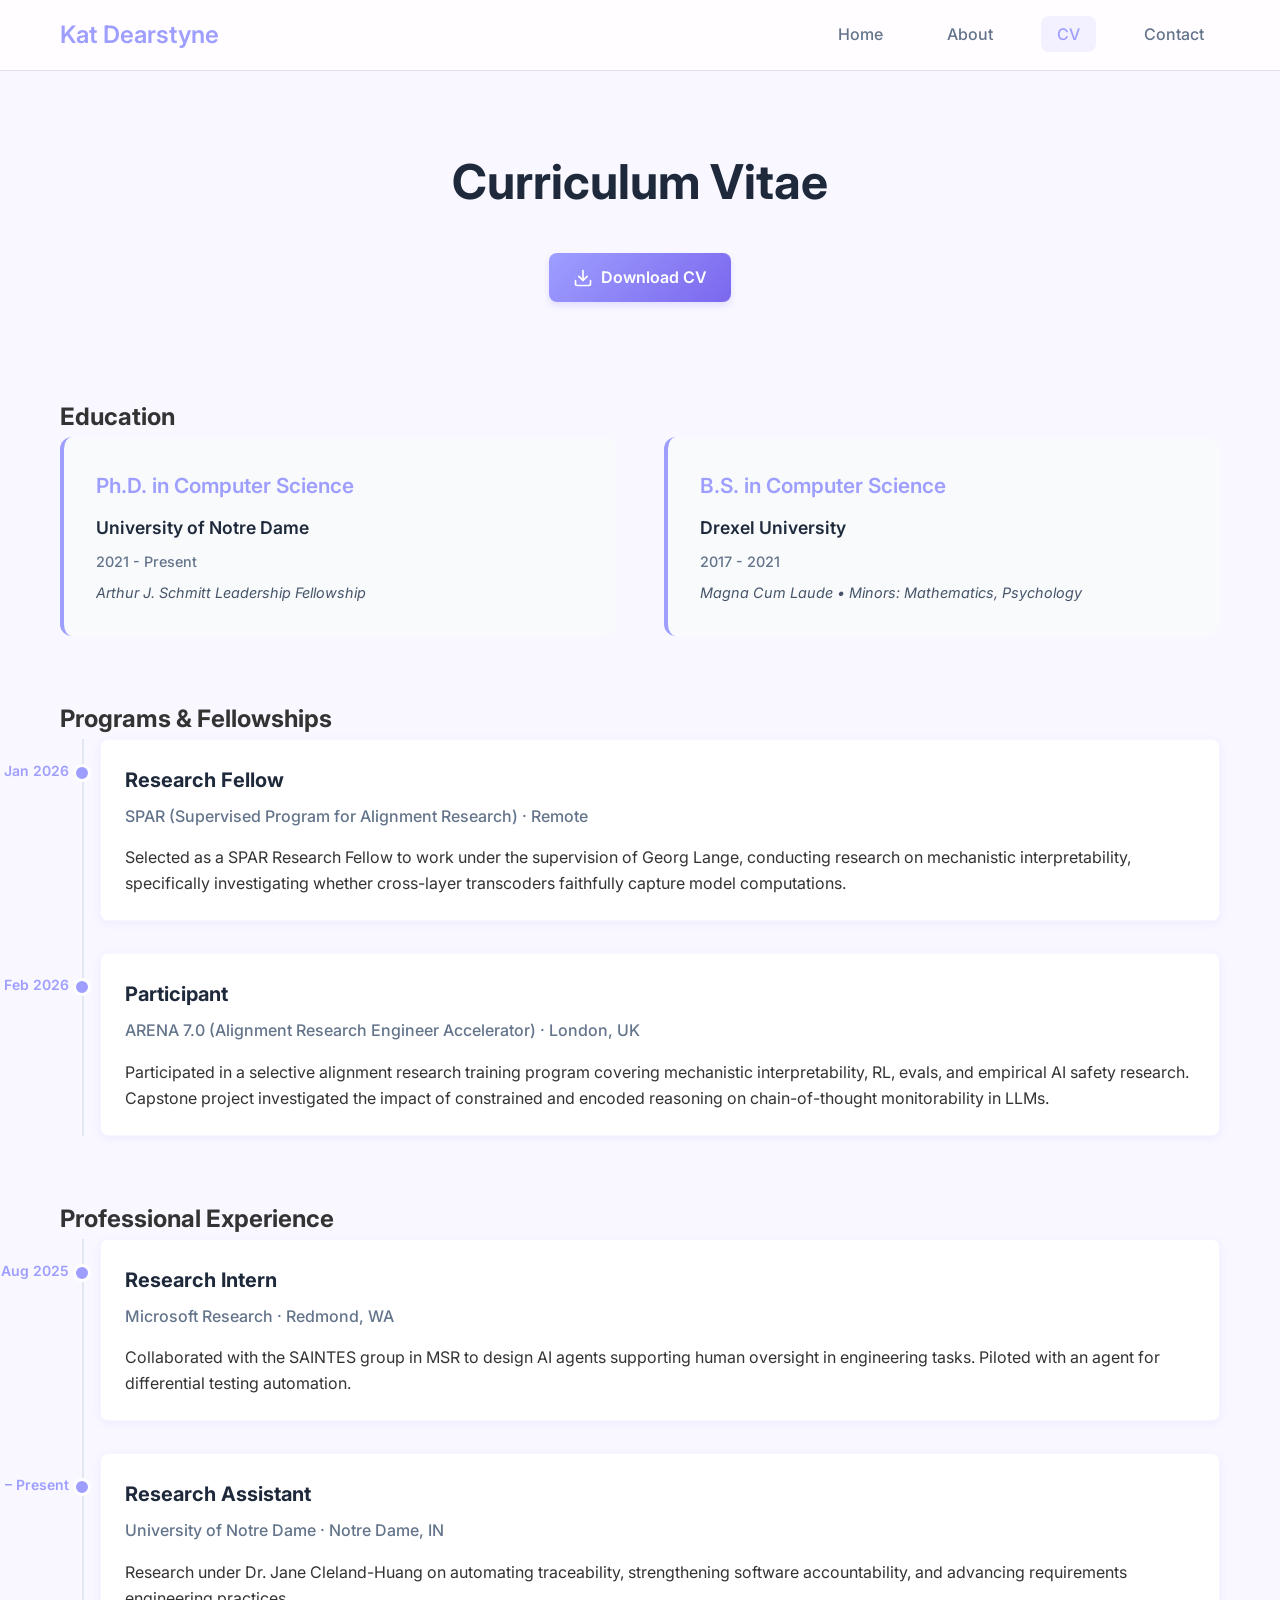
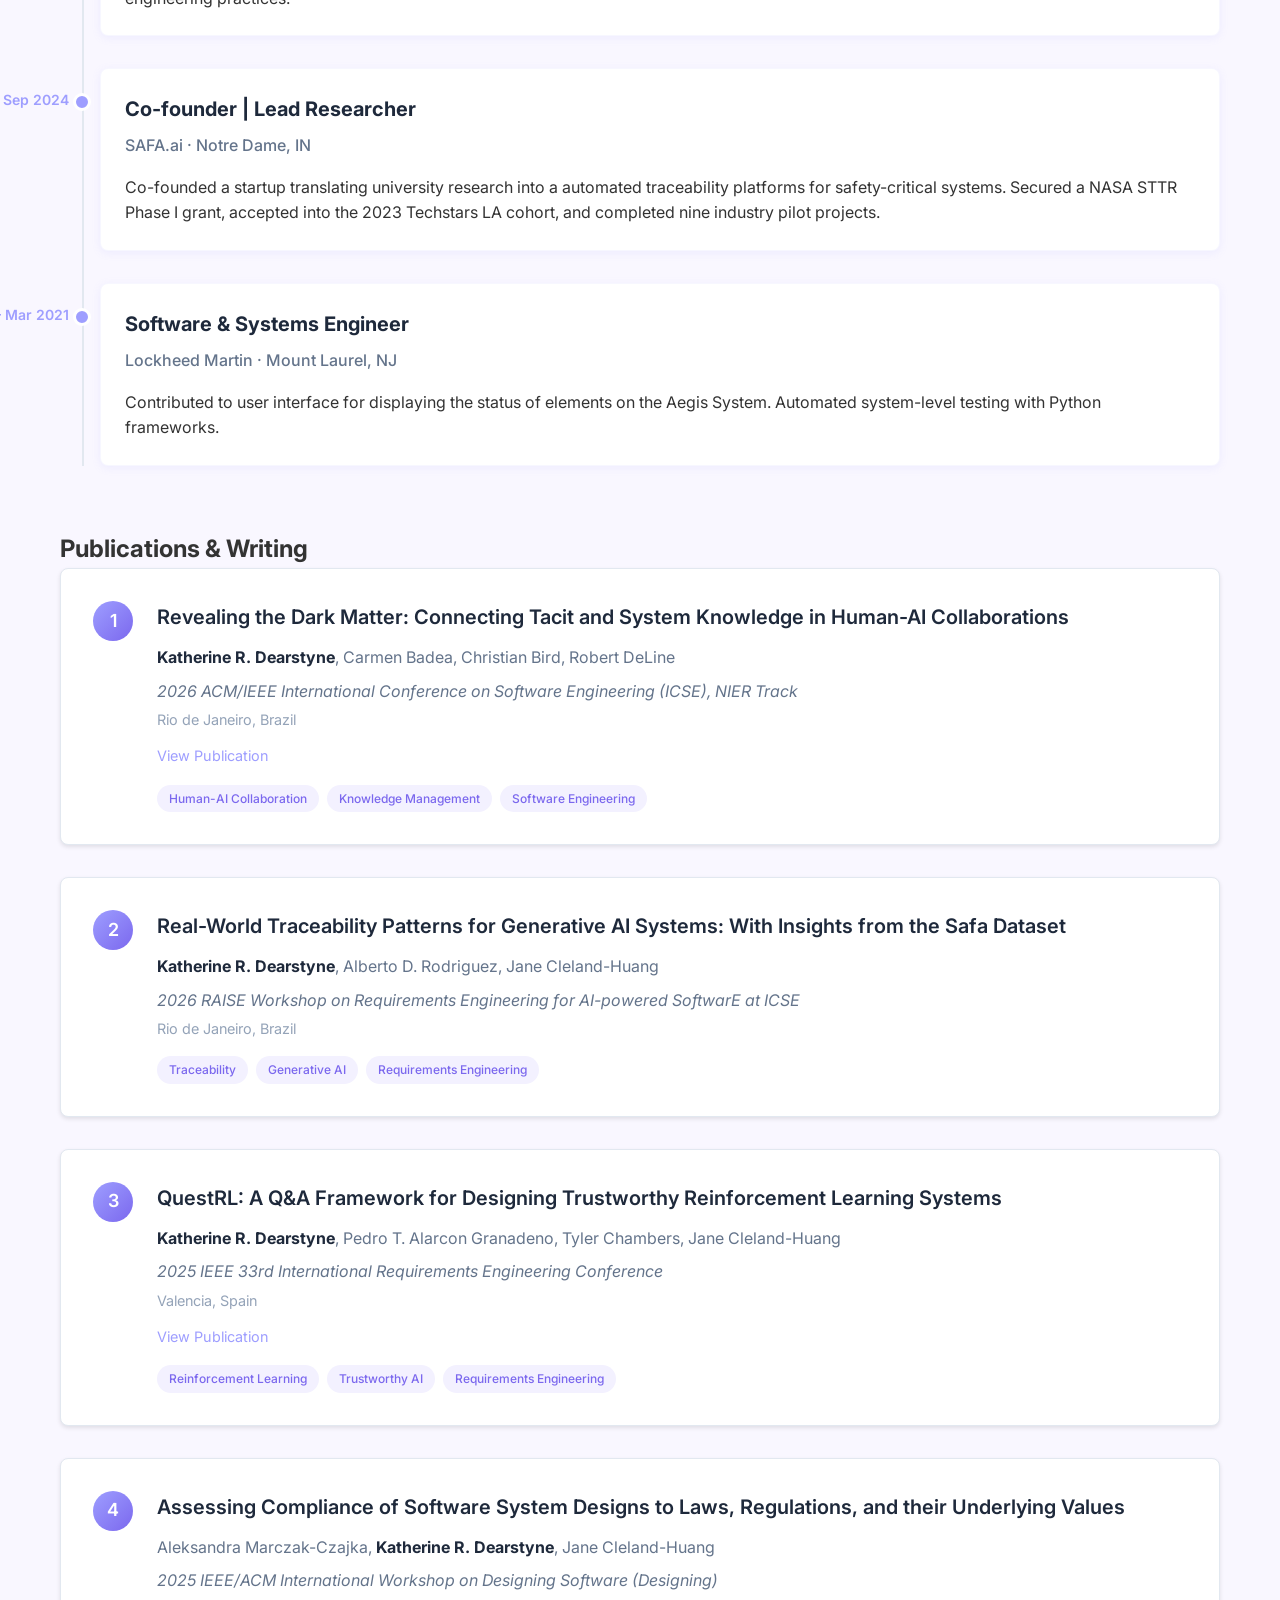
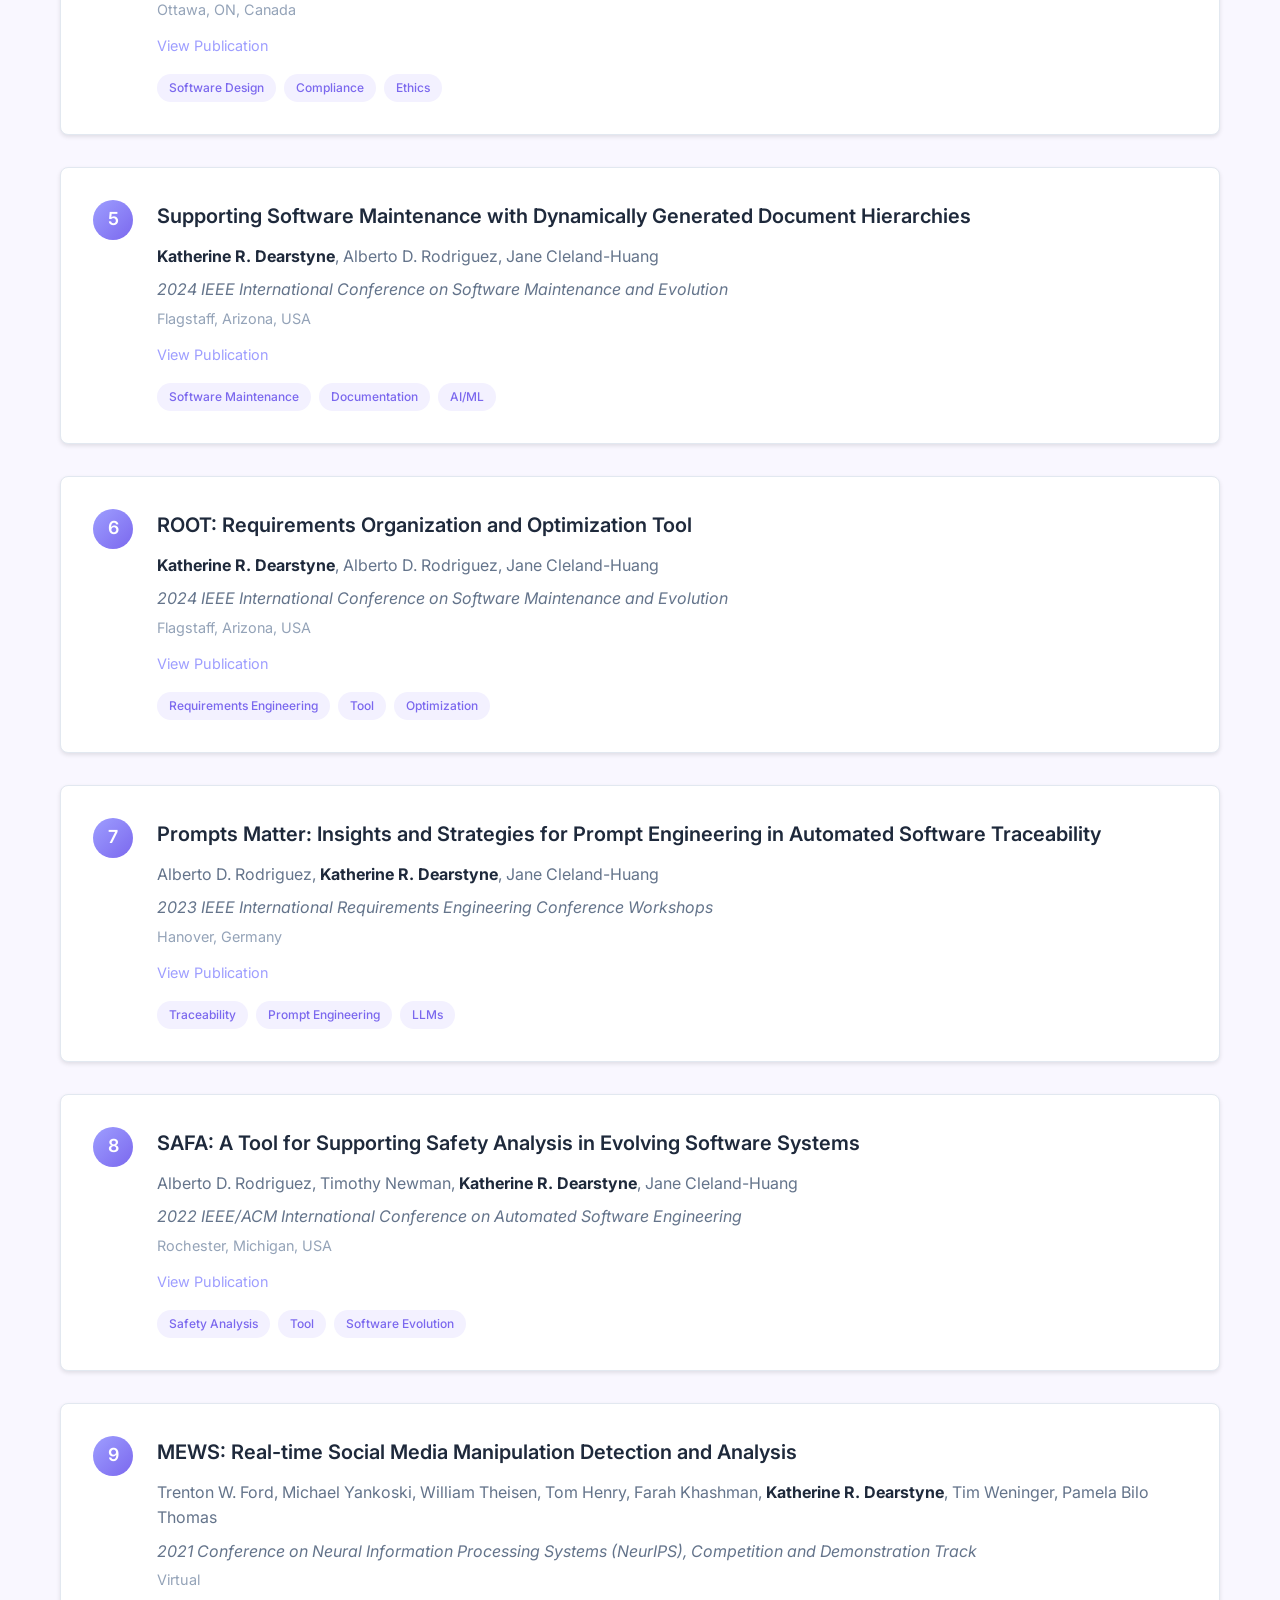
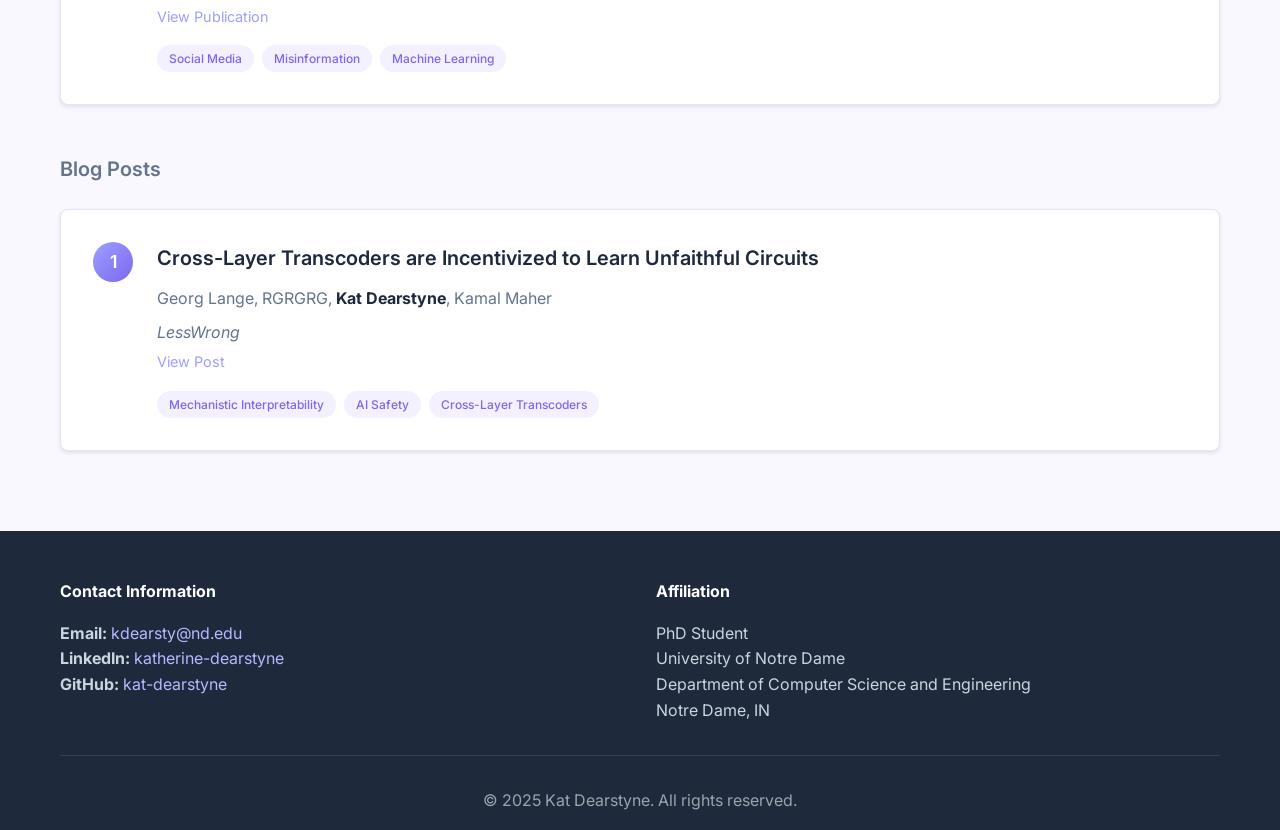
<file: cv-research.html>
<!DOCTYPE html>
<html lang="en">
<head>
    <meta charset="UTF-8">
    <meta name="viewport" content="width=device-width, initial-scale=1.0">
    <title>CV & Research - Kat Dearstyne</title>
    <link rel="stylesheet" href="css/style.css">
    <link rel="preconnect" href="https://fonts.googleapis.com">
    <link rel="preconnect" href="https://fonts.gstatic.com" crossorigin>
    <link href="https://fonts.googleapis.com/css2?family=Inter:wght@300;400;500;600;700&display=swap" rel="stylesheet">
</head>
<body>
    <header class="header">
        <nav class="nav">
            <div class="nav-container">
                <a href="index.html" class="nav-logo">Kat Dearstyne</a>
                <ul class="nav-menu">
                    <li class="nav-item">
                        <a href="index.html" class="nav-link">Home</a>
                    </li>
                    <li class="nav-item">
                        <a href="about.html" class="nav-link">About</a>
                    </li>
                    <li class="nav-item">
                        <a href="cv-research.html" class="nav-link active">CV</a>
                    </li>
                    <li class="nav-item">
                        <a href="contact.html" class="nav-link">Contact</a>
                    </li>
                </ul>
                <div class="hamburger">
                    <span class="bar"></span>
                    <span class="bar"></span>
                    <span class="bar"></span>
                </div>
            </div>
        </nav>
    </header>

    <main class="main-content">
        <div class="container">
            <div class="page-header">
                <h1>Curriculum Vitae</h1>
                
                <div class="cv-download">
                    <a href="docs/cv.html" target="_blank" class="cv-download-btn">
                        <svg width="20" height="20" viewBox="0 0 24 24" fill="none" stroke="currentColor" stroke-width="2" stroke-linecap="round" stroke-linejoin="round">
                            <path d="M21 15v4a2 2 0 0 1-2 2H5a2 2 0 0 1-2-2v-4"></path>
                            <polyline points="7,10 12,15 17,10"></polyline>
                            <line x1="12" y1="15" x2="12" y2="3"></line>
                        </svg>
                        Download CV
                    </a>
                </div>
            </div>

            <section class="education-section">
                <h2>Education</h2>
                <div class="education-grid">
                    <div class="education-item-large">
                        <h3>Ph.D. in Computer Science</h3>
                        <p class="institution">University of Notre Dame</p>
                        <p class="date">2021 - Present</p>
                        <p class="detail">Arthur J. Schmitt Leadership Fellowship</p>
                    </div>
                    <div class="education-item-large">
                        <h3>B.S. in Computer Science</h3>
                        <p class="institution">Drexel University</p>
                        <p class="date">2017 - 2021</p>
                        <p class="detail">Magna Cum Laude • Minors: Mathematics, Psychology</p>
                    </div>
                </div>
            </section>

            <section class="experience-section">
    <h2>Programs & Fellowships</h2>
    <div class="experience-timeline">
        <div class="experience-item">
            <div class="exp-date">Sep 2025 – Jan 2026</div>
            <div class="exp-content">
                <h3>Research Fellow</h3>
                <h4>SPAR (Supervised Program for Alignment Research) · Remote</h4>
                <p>Selected as a SPAR Research Fellow to work under the supervision of Georg Lange, conducting research on mechanistic interpretability, specifically investigating whether cross-layer transcoders faithfully capture model computations.</p>
            </div>
        </div>

        <div class="experience-item">
            <div class="exp-date">Jan 2026 – Feb 2026</div>
            <div class="exp-content">
                <h3>Participant</h3>
                <h4>ARENA 7.0 (Alignment Research Engineer Accelerator) · London, UK</h4>
                <p>Participated in a selective alignment research training program covering mechanistic interpretability, RL, evals, and empirical AI safety research. Capstone project investigated the impact of constrained and encoded reasoning on chain-of-thought monitorability in LLMs.</p>
            </div>
        </div>
    </div>
</section>

<section class="experience-section">
    <h2>Professional Experience</h2>
    <div class="experience-timeline">
        <div class="experience-item">
            <div class="exp-date">May 2025 – Aug 2025</div>
            <div class="exp-content">
                <h3>Research Intern</h3>
                <h4>Microsoft Research · Redmond, WA</h4>
                <p>Collaborated with the SAINTES group in MSR to design AI agents supporting human oversight in engineering tasks. Piloted with an agent for differential testing automation.</p>
            </div>
        </div>

        <div class="experience-item">
            <div class="exp-date">Aug 2021 – Present</div>
            <div class="exp-content">
                <h3>Research Assistant</h3>
                <h4>University of Notre Dame · Notre Dame, IN</h4>
                <p>Research under Dr. Jane Cleland-Huang on automating traceability, strengthening software accountability, and advancing requirements engineering practices.</p>
            </div>
        </div>

        <div class="experience-item">
            <div class="exp-date">Apr 2022 – Sep 2024</div>
            <div class="exp-content">
                <h3>Co-founder | Lead Researcher</h3>
                <h4>SAFA.ai · Notre Dame, IN</h4>
                <p>Co-founded a startup translating university research into a automated traceability platforms for safety-critical systems. Secured a NASA STTR Phase I grant, accepted into the 2023 Techstars LA cohort, and completed nine industry pilot projects.</p>
            </div>
        </div>

        <div class="experience-item">
            <div class="exp-date">Apr 2019 – Mar 2021</div>
            <div class="exp-content">
                <h3>Software & Systems Engineer</h3>
                <h4>Lockheed Martin · Mount Laurel, NJ</h4>
                <p>Contributed to user interface for displaying the status of elements on the Aegis System. Automated system-level testing with Python frameworks.</p>
            </div>
        </div>
    </div>
</section>


            <section id="publications" class="publications-section">
                <h2>Publications & Writing</h2>
                <div class="publications-list">
                    <div class="publication-item">
                        <span class="pub-number">1</span>
                        <div class="pub-content">
                            <h3 class="pub-title"><a href="https://cabird.com/pdfs/dearstyne2026revealing.pdf" target="_blank" class="pub-title-link">Revealing the Dark Matter: Connecting Tacit and System Knowledge in Human-AI Collaborations</a></h3>
                            <p class="pub-authors"><strong>Katherine R. Dearstyne</strong>, Carmen Badea, Christian Bird, Robert DeLine</p>
                            <p class="pub-venue">2026 ACM/IEEE International Conference on Software Engineering (ICSE), NIER Track</p>
                            <p class="pub-location">Rio de Janeiro, Brazil</p>
                            <a href="https://cabird.com/pdfs/dearstyne2026revealing.pdf" target="_blank" class="pub-link">View Publication</a>
                            <div class="pub-tags">
                                <span class="tag">Human-AI Collaboration</span>
                                <span class="tag">Knowledge Management</span>
                                <span class="tag">Software Engineering</span>
                            </div>
                        </div>
                    </div>

                    <div class="publication-item">
                        <span class="pub-number">2</span>
                        <div class="pub-content">
                            <h3 class="pub-title">Real-World Traceability Patterns for Generative AI Systems: With Insights from the Safa Dataset</h3>
                            <p class="pub-authors"><strong>Katherine R. Dearstyne</strong>, Alberto D. Rodriguez, Jane Cleland-Huang</p>
                            <p class="pub-venue">2026 RAISE Workshop on Requirements Engineering for AI-powered SoftwarE at ICSE</p>
                            <p class="pub-location">Rio de Janeiro, Brazil</p>
                            <div class="pub-tags">
                                <span class="tag">Traceability</span>
                                <span class="tag">Generative AI</span>
                                <span class="tag">Requirements Engineering</span>
                            </div>
                        </div>
                    </div>

                    <div class="publication-item">
                        <span class="pub-number">3</span>
                        <div class="pub-content">
                            <h3 class="pub-title"><a href="https://ieeexplore.ieee.org/abstract/document/11190358" target="_blank" class="pub-title-link">QuestRL: A Q&A Framework for Designing Trustworthy Reinforcement Learning Systems</a></h3>
                            <p class="pub-authors"><strong>Katherine R. Dearstyne</strong>, Pedro T. Alarcon Granadeno, Tyler Chambers, Jane Cleland-Huang</p>
                            <p class="pub-venue">2025 IEEE 33rd International Requirements Engineering Conference</p>
                            <p class="pub-location">Valencia, Spain</p>
                            <a href="https://ieeexplore.ieee.org/abstract/document/11190358" target="_blank" class="pub-link">View Publication</a>
                            <div class="pub-tags">
                                <span class="tag">Reinforcement Learning</span>
                                <span class="tag">Trustworthy AI</span>
                                <span class="tag">Requirements Engineering</span>
                            </div>
                        </div>
                    </div>

                    <div class="publication-item">
                        <span class="pub-number">4</span>
                        <div class="pub-content">
                            <h3 class="pub-title"><a href="https://ieeexplore.ieee.org/document/11029552" target="_blank" class="pub-title-link">Assessing Compliance of Software System Designs to Laws, Regulations, and their Underlying Values</a></h3>
                            <p class="pub-authors">Aleksandra Marczak-Czajka, <strong>Katherine R. Dearstyne</strong>, Jane Cleland-Huang</p>
                            <p class="pub-venue">2025 IEEE/ACM International Workshop on Designing Software (Designing)</p>
                            <p class="pub-location">Ottawa, ON, Canada</p>
                            <a href="https://ieeexplore.ieee.org/document/11029552" class="pub-link" target="_blank">View Publication</a>
                            <div class="pub-tags">
                                <span class="tag">Software Design</span>
                                <span class="tag">Compliance</span>
                                <span class="tag">Ethics</span>
                            </div>
                        </div>
                    </div>

                    <div class="publication-item">
                        <span class="pub-number">5</span>
                        <div class="pub-content">
                            <h3 class="pub-title"><a href="https://ieeexplore.ieee.org/abstract/document/10795041" target="_blank" class="pub-title-link">Supporting Software Maintenance with Dynamically Generated Document Hierarchies</a></h3>
                            <p class="pub-authors"><strong>Katherine R. Dearstyne</strong>, Alberto D. Rodriguez, Jane Cleland-Huang</p>
                            <p class="pub-venue">2024 IEEE International Conference on Software Maintenance and Evolution</p>
                            <p class="pub-location">Flagstaff, Arizona, USA</p>
                            <a href="https://ieeexplore.ieee.org/abstract/document/10795041" class="pub-link" target="_blank">View Publication</a>
                            <div class="pub-tags">
                                <span class="tag">Software Maintenance</span>
                                <span class="tag">Documentation</span>
                                <span class="tag">AI/ML</span>
                            </div>
                        </div>
                    </div>

                    <div class="publication-item">
                        <span class="pub-number">6</span>
                        <div class="pub-content">
                            <h3 class="pub-title"><a href="https://ieeexplore.ieee.org/abstract/document/10795032" target="_blank" class="pub-title-link">ROOT: Requirements Organization and Optimization Tool</a></h3>
                            <p class="pub-authors"><strong>Katherine R. Dearstyne</strong>, Alberto D. Rodriguez, Jane Cleland-Huang</p>
                            <p class="pub-venue">2024 IEEE International Conference on Software Maintenance and Evolution</p>
                            <p class="pub-location">Flagstaff, Arizona, USA</p>
                            <a href="https://ieeexplore.ieee.org/abstract/document/10795032" class="pub-link" target="_blank">View Publication</a>
                            <div class="pub-tags">
                                <span class="tag">Requirements Engineering</span>
                                <span class="tag">Tool</span>
                                <span class="tag">Optimization</span>
                            </div>
                        </div>
                    </div>

                    <div class="publication-item">
                        <span class="pub-number">7</span>
                        <div class="pub-content">
                            <h3 class="pub-title"><a href="https://ieeexplore.ieee.org/abstract/document/10260721" target="_blank" class="pub-title-link">Prompts Matter: Insights and Strategies for Prompt Engineering in Automated Software Traceability</a></h3>
                            <p class="pub-authors">Alberto D. Rodriguez, <strong>Katherine R. Dearstyne</strong>, Jane Cleland-Huang</p>
                            <p class="pub-venue">2023 IEEE International Requirements Engineering Conference Workshops</p>
                            <p class="pub-location">Hanover, Germany</p>
                            <a href="https://ieeexplore.ieee.org/abstract/document/10260721" class="pub-link" target="_blank">View Publication</a>
                            <div class="pub-tags">
                                <span class="tag">Traceability</span>
                                <span class="tag">Prompt Engineering</span>
                                <span class="tag">LLMs</span>
                            </div>
                        </div>
                    </div>

                    <div class="publication-item">
                        <span class="pub-number">8</span>
                        <div class="pub-content">
                            <h3 class="pub-title"><a href="https://dl.acm.org/doi/10.1145/3551349.3559535" target="_blank" class="pub-title-link">SAFA: A Tool for Supporting Safety Analysis in Evolving Software Systems</a></h3>
                            <p class="pub-authors">Alberto D. Rodriguez, Timothy Newman, <strong>Katherine R. Dearstyne</strong>, Jane Cleland-Huang</p>
                            <p class="pub-venue">2022 IEEE/ACM International Conference on Automated Software Engineering</p>
                            <p class="pub-location">Rochester, Michigan, USA</p>
                            <a href="https://dl.acm.org/doi/10.1145/3551349.3559535" class="pub-link" target="_blank">View Publication</a>
                            <div class="pub-tags">
                                <span class="tag">Safety Analysis</span>
                                <span class="tag">Tool</span>
                                <span class="tag">Software Evolution</span>
                            </div>
                        </div>
                    </div>

                    <div class="publication-item">
                        <span class="pub-number">9</span>
                        <div class="pub-content">
                            <h3 class="pub-title"><a href="https://proceedings.mlr.press/v176/ford22a/ford22a.pdf" target="_blank" class="pub-title-link">MEWS: Real-time Social Media Manipulation Detection and Analysis</a></h3>
                            <p class="pub-authors">Trenton W. Ford, Michael Yankoski, William Theisen, Tom Henry, Farah Khashman, <strong>Katherine R. Dearstyne</strong>, Tim Weninger, Pamela Bilo Thomas</p>
                            <p class="pub-venue">2021 Conference on Neural Information Processing Systems (NeurIPS), Competition and Demonstration Track</p>
                            <p class="pub-location">Virtual</p>
                            <a href="https://proceedings.mlr.press/v176/ford22a/ford22a.pdf" class="pub-link" target="_blank">View Publication</a>
                            <div class="pub-tags">
                                <span class="tag">Social Media</span>
                                <span class="tag">Misinformation</span>
                                <span class="tag">Machine Learning</span>
                            </div>
                        </div>
                    </div>
                </div>

                <h3 class="subsection-title">Blog Posts</h3>
                <div class="publications-list">
                    <div class="publication-item">
                        <span class="pub-number">1</span>
                        <div class="pub-content">
                            <h3 class="pub-title"><a href="https://www.lesswrong.com/posts/6CS2NDmoLCFcEJMor/cross-layer-transcoders-are-incentivized-to-learn-unfaithful" target="_blank" class="pub-title-link">Cross-Layer Transcoders are Incentivized to Learn Unfaithful Circuits</a></h3>
                            <p class="pub-authors">Georg Lange, RGRGRG, <strong>Kat Dearstyne</strong>, Kamal Maher</p>
                            <p class="pub-venue">LessWrong</p>
                            <a href="https://www.lesswrong.com/posts/6CS2NDmoLCFcEJMor/cross-layer-transcoders-are-incentivized-to-learn-unfaithful" target="_blank" class="pub-link">View Post</a>
                            <div class="pub-tags">
                                <span class="tag">Mechanistic Interpretability</span>
                                <span class="tag">AI Safety</span>
                                <span class="tag">Cross-Layer Transcoders</span>
                            </div>
                        </div>
                    </div>
                </div>

            </section>

        </div>
    </main>

    <footer id="contact" class="footer">
        <div class="container">
            <div class="footer-content">
                <div class="contact-info">
                    <h4>Contact Information</h4>
                    <p><strong>Email:</strong> <a href="mailto:kdearsty@nd.edu">kdearsty@nd.edu</a></p>
                    <p><strong>LinkedIn:</strong> <a href="https://linkedin.com/in/katherine-dearstyne" target="_blank">katherine-dearstyne</a></p>
                    <p><strong>GitHub:</strong> <a href="https://github.com/kat-dearstyne" target="_blank">kat-dearstyne</a></p>
                </div>
                <div class="affiliation">
                    <h4>Affiliation</h4>
                    <p>PhD Student<br>
                    University of Notre Dame<br>
                    Department of Computer Science and Engineering<br>
                    Notre Dame, IN</p>
                </div>
            </div>
            <div class="footer-bottom">
                <p>&copy; 2025 Kat Dearstyne. All rights reserved.</p>
            </div>
        </div>
    </footer>

    <script src="js/script.js"></script>
</body>
</html>
</file>
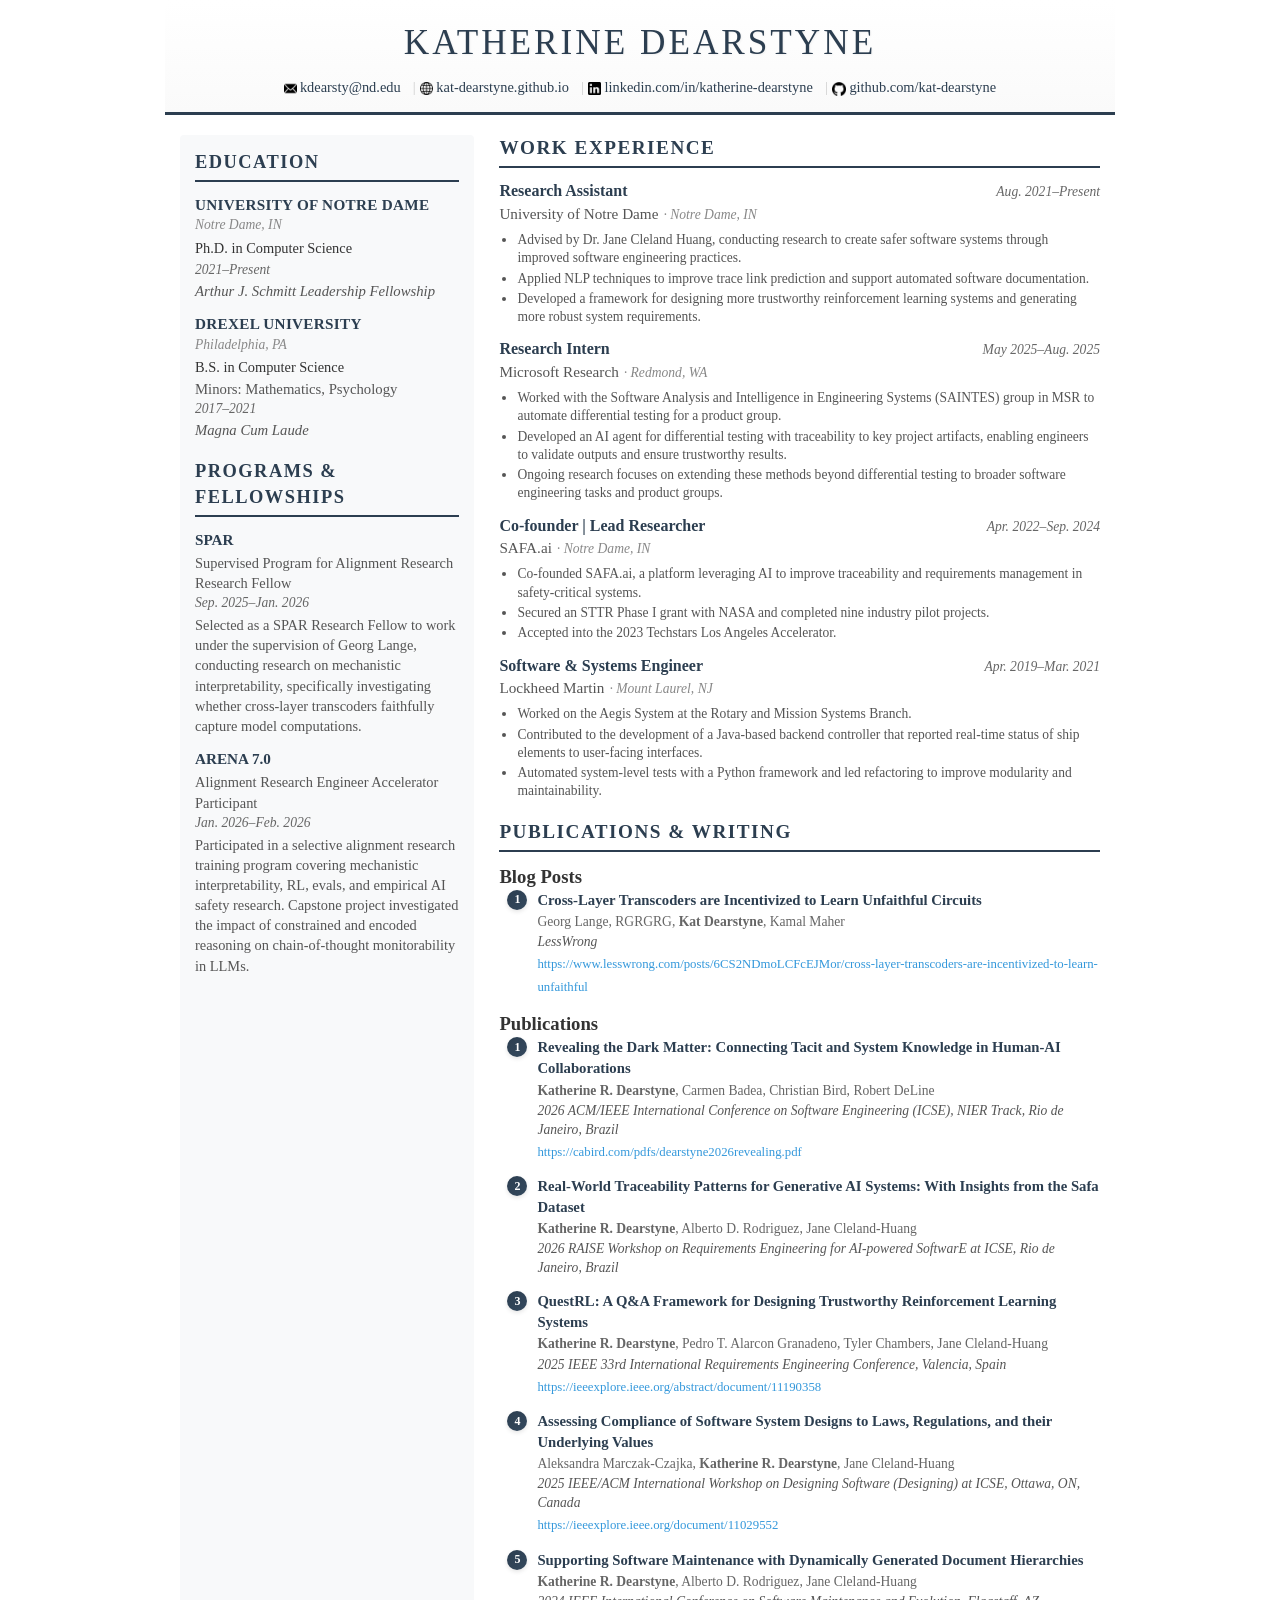
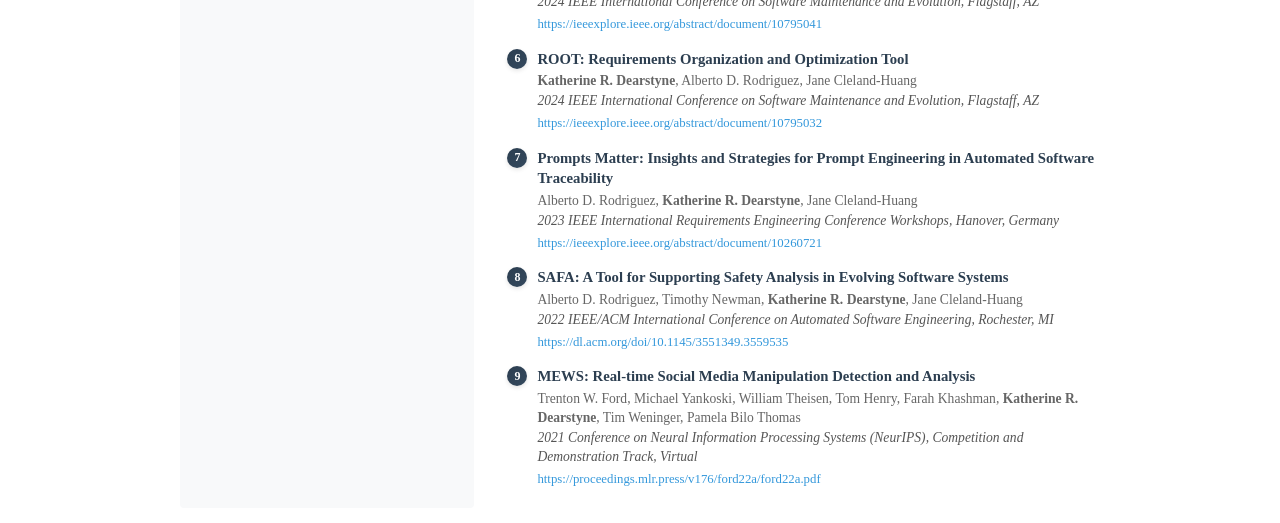
<file: docs/cv.html>
<!DOCTYPE html>
<html lang="en">
<head>
    <meta charset="UTF-8">
    <meta name="viewport" content="width=device-width, initial-scale=1.0">
    <title>Katherine Dearstyne - CV</title>
    <style>
        * {
            margin: 0;
            padding: 0;
            box-sizing: border-box;
        }

        body {
            font-family: 'Georgia', 'Times New Roman', serif;
            line-height: 1.4;
            color: #333;
            background: #fff;
            max-width: 950px;
            margin: 0 auto;
            padding: 15px;
        }

        /* Header Section */
        header {
            text-align: center;
            margin-bottom: 20px;
            border-bottom: 3px solid #2c3e50;
            padding-bottom: 15px;
            background: linear-gradient(to bottom, #fff 0%, #fafafa 100%);
            padding: 18px 20px 15px 20px;
            margin: -15px -15px 20px -15px;
        }

        h1 {
            font-size: 2.2em;
            color: #2c3e50;
            font-weight: 400;
            letter-spacing: 3px;
            margin-bottom: 10px;
            text-shadow: 1px 1px 2px rgba(0,0,0,0.05);
        }

        .contact-info {
            display: flex;
            justify-content: center;
            gap: 15px;
            flex-wrap: wrap;
            font-size: 0.9em;
            color: #555;
        }

        .contact-info span {
            padding: 0 2px;
            position: relative;
        }

        .contact-info span:not(:last-child)::after {
            content: '|';
            position: absolute;
            right: -13px;
            color: #ccc;
        }

        .contact-info a {
            color: #2c3e50;
            text-decoration: none;
        }

        .contact-info a:hover {
            text-decoration: underline;
        }

        /* Two Column Layout */
        .content-wrapper {
            display: flex;
            gap: 25px;
        }

        .sidebar {
            width: 32%;
            flex-shrink: 0;
            background-color: #f8f9fa;
            padding: 15px;
            border-radius: 4px;
        }

        .main-content {
            flex: 1;
        }

        /* Section Headers */
        h2 {
            color: #2c3e50;
            font-size: 1.15em;
            font-weight: 600;
            text-transform: uppercase;
            letter-spacing: 1.5px;
            margin-top: 0;
            margin-bottom: 12px;
            padding-bottom: 4px;
            border-bottom: 2px solid #2c3e50;
            position: relative;
        }

        .main-content h2 {
            font-size: 1.2em;
        }

        section {
            margin-bottom: 18px;
        }

        /* Education Section */
        .education-item, .experience-item, .fellowship-item {
            margin-bottom: 12px;
        }

        .item-header {
            margin-bottom: 3px;
        }

        .institution {
            font-weight: 600;
            color: #2c3e50;
            font-size: 0.95em;
            letter-spacing: 0.3px;
        }

        .institution .location {
            font-weight: 400;
            color: #888;
            font-size: 0.85em;
            font-style: italic;
            letter-spacing: 0;
        }

        .degree {
            font-weight: 500;
            font-size: 0.9em;
            margin-bottom: 2px;
        }

        .date {
            color: #666;
            font-style: italic;
            font-size: 0.85em;
        }

        .location {
            color: #888;
            font-size: 0.85em;
            font-style: italic;
        }

        .details {
            margin-left: 0;
            color: #555;
            font-size: 0.92em;
            line-height: 1.4;
        }

        .honors {
            font-style: italic;
            color: #555;
            font-size: 0.92em;
            margin-top: 2px;
        }

        /* Fellowship Section */
        .fellowship-item .program-name {
            font-weight: 600;
            color: #2c3e50;
            font-size: 0.95em;
        }

        .fellowship-item .role {
            font-weight: 500;
            font-size: 0.9em;
            color: #555;
        }

        .fellowship-item .details {
            margin-top: 3px;
            font-size: 0.9em;
        }

        /* Experience Section */
        .position {
            font-weight: 600;
            color: #2c3e50;
            font-size: 1em;
        }

        .company {
            font-weight: 500;
            color: #555;
            display: inline-block;
            margin-right: 5px;
            font-size: 0.95em;
        }

        .company-location {
            display: flex;
            align-items: baseline;
            margin-bottom: 3px;
        }

        .experience-item .item-header {
            display: flex;
            justify-content: space-between;
            align-items: baseline;
        }

        ul {
            margin-left: 18px;
            margin-top: 4px;
        }

        li {
            margin-bottom: 2px;
            color: #555;
            font-size: 0.92em;
            line-height: 1.35;
        }

        /* Publications Section */
        .publication-item {
            margin-bottom: 14px;
            padding-left: 38px;
            position: relative;
        }

        .pub-number {
            position: absolute;
            left: 8px;
            top: 0;
            width: 20px;
            height: 20px;
            background: linear-gradient(135deg, #2c3e50 0%, #34495e 100%);
            color: white;
            border-radius: 50%;
            display: flex;
            align-items: center;
            justify-content: center;
            font-size: 0.75em;
            font-weight: 600;
            box-shadow: 0 2px 4px rgba(0,0,0,0.1);
        }

        .pub-title {
            font-weight: 600;
            color: #2c3e50;
            font-size: 0.92em;
            margin-bottom: 2px;
        }

        .pub-authors {
            font-size: 0.85em;
            color: #666;
            margin-bottom: 1px;
        }

        .pub-venue {
            font-style: italic;
            color: #555;
            font-size: 0.85em;
            margin-bottom: 1px;
        }

        .pub-link {
            font-size: 0.8em;
            color: #3498db;
            text-decoration: none;
            word-break: break-all;
        }

        .pub-link:hover {
            text-decoration: underline;
        }

        /* Print Styles */
        @media print {
            body {
                padding: 0;
                max-width: 100%;
                font-size: 9.5pt;
            }

            header {
                margin: 0 0 15px 0;
                padding: 15px 15px 12px 15px;
            }

            h1 {
                font-size: 18pt;
            }

            h2 {
                font-size: 11pt;
                page-break-after: avoid;
            }

            .content-wrapper {
                gap: 20px;
            }

            .sidebar {
                background-color: #f8f9fa !important;
                -webkit-print-color-adjust: exact !important;
                print-color-adjust: exact !important;
            }

            .education-item, .experience-item, .publication-item, .fellowship-item {
                page-break-inside: avoid;
            }

            a {
                color: #2c3e50 !important;
                text-decoration: none !important;
            }

            .pub-link {
                color: #3498db !important;
                -webkit-print-color-adjust: exact !important;
                print-color-adjust: exact !important;
            }

            .pub-number {
                background: #2c3e50 !important;
                color: white !important;
                -webkit-print-color-adjust: exact !important;
                print-color-adjust: exact !important;
                color-adjust: exact !important;
            }
        }

        /* Responsive Design */
        @media screen and (max-width: 700px) {
            .content-wrapper {
                flex-direction: column;
            }

            .sidebar {
                width: 100%;
            }

            body {
                padding: 10px;
            }

            h1 {
                font-size: 1.8em;
            }

            .contact-info {
                flex-direction: column;
                gap: 5px;
            }

            .experience-item .item-header {
                flex-direction: column;
            }

            .date {
                margin-top: 3px;
            }
        }
    </style>
</head>
<body>
    <header>
        <h1>KATHERINE DEARSTYNE</h1>
        <div class="contact-info">
            <span><img src="../icons/email.png" alt="Email" style="width: 13px; margin-right: 3px; height: 13px; vertical-align: middle;"><a href="mailto:kdearsty@nd.edu">kdearsty@nd.edu</a></span>
            <span><img src="../icons/website.png" alt="Website" style="width: 13px; height: 13px; vertical-align: middle;"> <a href="https://kat-dearstyne.github.io/">kat-dearstyne.github.io</a></span>
            <span><img src="../icons/linkedin.png" alt="LinkedIn" style="width: 13px; height: 13px; vertical-align: middle;"> <a href="https://linkedin.com/in/katherine-dearstyne">linkedin.com/in/katherine-dearstyne</a></span>
            <span><img src="../icons/github.png" alt="GitHub" style="width: 14px; height: 14px; vertical-align: middle;"> <a href="https://github.com/kat-dearstyne">github.com/kat-dearstyne</a></span>
        </div>
    </header>

    <div class="content-wrapper">
        <div class="sidebar">
            <section>
                <h2>Education</h2>

                <div class="education-item">
                    <div class="item-header">
                        <div class="institution">UNIVERSITY OF NOTRE DAME</div>
                        <div class="location">Notre Dame, IN</div>
                    </div>
                    <div class="degree">Ph.D. in Computer Science</div>
                    <div class="date">2021–Present</div>
                    <div class="honors">Arthur J. Schmitt Leadership Fellowship</div>
                </div>

                <div class="education-item">
                    <div class="item-header">
                        <div class="institution">DREXEL UNIVERSITY</div>
                        <div class="location">Philadelphia, PA</div>
                    </div>
                    <div class="degree">B.S. in Computer Science</div>
                    <div class="details">Minors: Mathematics, Psychology</div>
                    <div class="date">2017–2021</div>
                    <div class="honors">Magna Cum Laude</div>
                </div>
            </section>

            <section>
                <h2>Programs & Fellowships</h2>

                <div class="fellowship-item">
                    <div class="program-name">SPAR</div>
                    <div class="details">Supervised Program for Alignment Research</div>
                    <div class="role">Research Fellow</div>
                    <div class="date">Sep. 2025–Jan. 2026</div>
                    <div class="details">Selected as a SPAR Research Fellow to work under the supervision of Georg Lange, conducting research on mechanistic interpretability, specifically investigating whether cross-layer transcoders faithfully capture model computations.</div>
                </div>

                <div class="fellowship-item">
                    <div class="program-name">ARENA 7.0</div>
                    <div class="details">Alignment Research Engineer Accelerator</div>
                    <div class="role">Participant</div>
                    <div class="date">Jan. 2026–Feb. 2026</div>
                    <div class="details">Participated in a selective alignment research training program covering mechanistic interpretability, RL, evals, and empirical AI safety research. Capstone project investigated the impact of constrained and encoded reasoning on chain-of-thought monitorability in LLMs.</div>
                </div>
            </section>
        </div>

        <div class="main-content">
            <section>
                <h2>Work Experience</h2>

                <div class="experience-item">
                    <div class="item-header">
                        <div>
                            <div class="position">Research Assistant</div>
                            <div class="company-location">
                                <div class="company">University of Notre Dame</div>
                                <div class="location">· Notre Dame, IN</div>
                            </div>
                        </div>
                        <div class="date">Aug. 2021–Present</div>
                    </div>
                    <div class="details">
                        <ul>
                            <li>Advised by Dr. Jane Cleland Huang, conducting research to create safer software systems through improved software engineering practices.</li>
                            <li>Applied NLP techniques to improve trace link prediction and support automated software documentation.</li>
                            <li>Developed a framework for designing more trustworthy reinforcement learning systems and generating more robust system requirements.</li>
                        </ul>
                    </div>
                </div>

                <div class="experience-item">
                    <div class="item-header">
                        <div>
                            <div class="position">Research Intern</div>
                            <div class="company-location">
                                <div class="company">Microsoft Research</div>
                                <div class="location">· Redmond, WA</div>
                            </div>
                        </div>
                        <div class="date">May 2025–Aug. 2025</div>
                    </div>
                    <div class="details">
                        <ul>
                            <li>Worked with the Software Analysis and Intelligence in Engineering Systems (SAINTES) group in MSR to automate differential testing for a product group.</li>
                            <li>Developed an AI agent for differential testing with traceability to key project artifacts, enabling engineers to validate outputs and ensure trustworthy results.</li>
                            <li>Ongoing research focuses on extending these methods beyond differential testing to broader software engineering tasks and product groups.</li>
                        </ul>
                    </div>
                </div>

                <div class="experience-item">
                    <div class="item-header">
                        <div>
                            <div class="position">Co-founder | Lead Researcher</div>
                            <div class="company-location">
                                <div class="company">SAFA.ai</div>
                                <div class="location">· Notre Dame, IN</div>
                            </div>
                        </div>
                        <div class="date">Apr. 2022–Sep. 2024</div>
                    </div>
                    <div class="details">
                        <ul>
                            <li>Co-founded SAFA.ai, a platform leveraging AI to improve traceability and requirements management in safety-critical systems.</li>
                            <li>Secured an STTR Phase I grant with NASA and completed nine industry pilot projects.</li>
                            <li>Accepted into the 2023 Techstars Los Angeles Accelerator.</li>
                        </ul>
                    </div>
                </div>

                <div class="experience-item">
                    <div class="item-header">
                        <div>
                            <div class="position">Software & Systems Engineer</div>
                            <div class="company-location">
                                <div class="company">Lockheed Martin</div>
                                <div class="location">· Mount Laurel, NJ</div>
                            </div>
                        </div>
                        <div class="date">Apr. 2019–Mar. 2021</div>
                    </div>
                    <div class="details">
                        <ul>
                            <li>Worked on the Aegis System at the Rotary and Mission Systems Branch.</li>
                            <li>Contributed to the development of a Java-based backend controller that reported real-time status of ship elements to user-facing interfaces.</li>
                            <li>Automated system-level tests with a Python framework and led refactoring to improve modularity and maintainability.</li>
                        </ul>
                    </div>
                </div>
            </section>

            <section>
                <h2>Publications & Writing</h2>

                <h3>Blog Posts</h3>
                <div class="publication-item">
                    <span class="pub-number">1</span>
                    <div class="pub-title">Cross-Layer Transcoders are Incentivized to Learn Unfaithful Circuits</div>
                    <div class="pub-authors">Georg Lange, RGRGRG, <strong>Kat Dearstyne</strong>, Kamal Maher</div>
                    <div class="pub-venue">LessWrong</div>
                    <a href="https://www.lesswrong.com/posts/6CS2NDmoLCFcEJMor/cross-layer-transcoders-are-incentivized-to-learn-unfaithful" class="pub-link">https://www.lesswrong.com/posts/6CS2NDmoLCFcEJMor/cross-layer-transcoders-are-incentivized-to-learn-unfaithful</a>
                </div>

                <h3>Publications</h3>
                <div class="publication-item">
                    <span class="pub-number">1</span>
                    <div class="pub-title">Revealing the Dark Matter: Connecting Tacit and System Knowledge in Human-AI Collaborations</div>
                    <div class="pub-authors"><strong>Katherine R. Dearstyne</strong>, Carmen Badea, Christian Bird, Robert DeLine</div>
                    <div class="pub-venue">2026 ACM/IEEE International Conference on Software Engineering (ICSE), NIER Track, Rio de Janeiro, Brazil</div>
                    <a href="https://cabird.com/pdfs/dearstyne2026revealing.pdf" class="pub-link">https://cabird.com/pdfs/dearstyne2026revealing.pdf</a>
                </div>

                <div class="publication-item">
                    <span class="pub-number">2</span>
                    <div class="pub-title">Real-World Traceability Patterns for Generative AI Systems: With Insights from the Safa Dataset</div>
                    <div class="pub-authors"><strong>Katherine R. Dearstyne</strong>, Alberto D. Rodriguez, Jane Cleland-Huang</div>
                    <div class="pub-venue">2026 RAISE Workshop on Requirements Engineering for AI-powered SoftwarE at ICSE, Rio de Janeiro, Brazil</div>
                </div>

                <div class="publication-item">
                    <span class="pub-number">3</span>
                    <div class="pub-title">QuestRL: A Q&A Framework for Designing Trustworthy Reinforcement Learning Systems</div>
                    <div class="pub-authors"><strong>Katherine R. Dearstyne</strong>, Pedro T. Alarcon Granadeno, Tyler Chambers, Jane Cleland-Huang</div>
                    <div class="pub-venue">2025 IEEE 33rd International Requirements Engineering Conference, Valencia, Spain</div>
                    <a href="https://ieeexplore.ieee.org/abstract/document/11190358" class="pub-link">https://ieeexplore.ieee.org/abstract/document/11190358</a>
                </div>

                <div class="publication-item">
                    <span class="pub-number">4</span>
                    <div class="pub-title">Assessing Compliance of Software System Designs to Laws, Regulations, and their Underlying Values</div>
                    <div class="pub-authors">Aleksandra Marczak-Czajka, <strong>Katherine R. Dearstyne</strong>, Jane Cleland-Huang</div>
                    <div class="pub-venue">2025 IEEE/ACM International Workshop on Designing Software (Designing) at ICSE, Ottawa, ON, Canada</div>
                    <a href="https://ieeexplore.ieee.org/document/11029552" class="pub-link">https://ieeexplore.ieee.org/document/11029552</a>
                </div>

                <div class="publication-item">
                    <span class="pub-number">5</span>
                    <div class="pub-title">Supporting Software Maintenance with Dynamically Generated Document Hierarchies</div>
                    <div class="pub-authors"><strong>Katherine R. Dearstyne</strong>, Alberto D. Rodriguez, Jane Cleland-Huang</div>
                    <div class="pub-venue">2024 IEEE International Conference on Software Maintenance and Evolution, Flagstaff, AZ</div>
                    <a href="https://ieeexplore.ieee.org/abstract/document/10795041" class="pub-link">https://ieeexplore.ieee.org/abstract/document/10795041</a>
                </div>

                <div class="publication-item">
                    <span class="pub-number">6</span>
                    <div class="pub-title">ROOT: Requirements Organization and Optimization Tool</div>
                    <div class="pub-authors"><strong>Katherine R. Dearstyne</strong>, Alberto D. Rodriguez, Jane Cleland-Huang</div>
                    <div class="pub-venue">2024 IEEE International Conference on Software Maintenance and Evolution, Flagstaff, AZ</div>
                    <a href="https://ieeexplore.ieee.org/abstract/document/10795032" class="pub-link">https://ieeexplore.ieee.org/abstract/document/10795032</a>
                </div>

                <div class="publication-item">
                    <span class="pub-number">7</span>
                    <div class="pub-title">Prompts Matter: Insights and Strategies for Prompt Engineering in Automated Software Traceability</div>
                    <div class="pub-authors">Alberto D. Rodriguez, <strong>Katherine R. Dearstyne</strong>, Jane Cleland-Huang</div>
                    <div class="pub-venue">2023 IEEE International Requirements Engineering Conference Workshops, Hanover, Germany</div>
                    <a href="https://ieeexplore.ieee.org/abstract/document/10260721" class="pub-link">https://ieeexplore.ieee.org/abstract/document/10260721</a>
                </div>

                <div class="publication-item">
                    <span class="pub-number">8</span>
                    <div class="pub-title">SAFA: A Tool for Supporting Safety Analysis in Evolving Software Systems</div>
                    <div class="pub-authors">Alberto D. Rodriguez, Timothy Newman, <strong>Katherine R. Dearstyne</strong>, Jane Cleland-Huang</div>
                    <div class="pub-venue">2022 IEEE/ACM International Conference on Automated Software Engineering, Rochester, MI</div>
                    <a href="https://dl.acm.org/doi/10.1145/3551349.3559535" class="pub-link">https://dl.acm.org/doi/10.1145/3551349.3559535</a>
                </div>

                <div class="publication-item">
                    <span class="pub-number">9</span>
                    <div class="pub-title">MEWS: Real-time Social Media Manipulation Detection and Analysis</div>
                    <div class="pub-authors">Trenton W. Ford, Michael Yankoski, William Theisen, Tom Henry, Farah Khashman, <strong>Katherine R. Dearstyne</strong>, Tim Weninger, Pamela Bilo Thomas</div>
                    <div class="pub-venue">2021 Conference on Neural Information Processing Systems (NeurIPS), Competition and Demonstration Track, Virtual</div>
                    <a href="https://proceedings.mlr.press/v176/ford22a/ford22a.pdf" class="pub-link">https://proceedings.mlr.press/v176/ford22a/ford22a.pdf</a>
                </div>
            </section>
        </div>
    </div>
</body>
</html>
</file>
<file: css/style.css>
/* Reset and Base Styles */
* {
    margin: 0;
    padding: 0;
    box-sizing: border-box;
}

html {
    scroll-behavior: smooth;
}

body {
    font-family: 'Inter', -apple-system, BlinkMacSystemFont, 'Segoe UI', sans-serif;
    line-height: 1.6;
    color: #333;
    background: #f9f7ff;
}

.container {
    max-width: 1200px;
    margin: 0 auto;
    padding: 0 20px;
}

/* Navigation */
.header {
    position: fixed;
    top: 0;
    width: 100%;
    background: rgba(255, 253, 255, 0.97);
    backdrop-filter: blur(10px);
    border-bottom: 1px solid #e2e0f0;
    z-index: 1000;
}

.nav {
    padding: 1rem 0;
}

.nav-container {
    display: flex;
    justify-content: space-between;
    align-items: center;
    max-width: 1200px;
    margin: 0 auto;
    padding: 0 20px;
}

.nav-logo {
    font-size: 1.5rem;
    font-weight: 600;
    color: #9E9EFF;
    text-decoration: none;
}

.nav-menu {
    display: flex;
    list-style: none;
    gap: 2rem;
}

.nav-link {
    color: #64748b;
    text-decoration: none;
    font-weight: 500;
    padding: 0.5rem 1rem;
    border-radius: 0.5rem;
    transition: all 0.3s ease;
}

.nav-link:hover,
.nav-link.active {
    color: #9E9EFF;
    background-color: #f3f1ff;
}

.hamburger {
    display: none;
    flex-direction: column;
    cursor: pointer;
}

.bar {
    width: 25px;
    height: 3px;
    background-color: #333;
    margin: 3px 0;
    transition: 0.3s;
}

/* Main Content */
.main-content {
    margin-top: 80px;
    padding: 2rem 0;
}

/* Hero Section */
.hero {
    padding: 6rem 0 4rem;
    background: linear-gradient(135deg, #9E9EFF 0%, #7B68EE 50%, #6A5ACD 100%);
    color: white;
}

.hero-content {
    display: grid;
    grid-template-columns: 2fr 1fr;
    gap: 3rem;
    align-items: center;
}

.hero-title {
    font-size: 3.5rem;
    font-weight: 700;
    margin-bottom: 1rem;
    line-height: 1.2;
}

.hero-subtitle {
    font-size: 1.5rem;
    font-weight: 400;
    color: #e2e8f0;
    margin-bottom: 1.5rem;
}

.hero-description {
    font-size: 1.1rem;
    line-height: 1.8;
    margin-bottom: 2rem;
    color: #f1f5f9;
}

.hero-buttons {
    display: flex;
    gap: 1rem;
}

.btn {
    padding: 0.75rem 1.5rem;
    border-radius: 0.5rem;
    text-decoration: none;
    font-weight: 600;
    transition: all 0.3s ease;
    display: inline-block;
}

.btn-primary {
    background: #9E9EFF;
    color: white;
    border: 2px solid #9E9EFF;
}

.btn-primary:hover {
    background: #8282FF;
    border-color: #8282FF;
}

.btn-secondary {
    background: transparent;
    color: white;
    border: 2px solid white;
}

.btn-secondary:hover {
    background: white;
    color: #9E9EFF;
}

.btn-outline {
    background: transparent;
    color: #9E9EFF;
    border: 2px solid #9E9EFF;
}

.btn-outline:hover {
    background: #9E9EFF;
    color: white;
}

.hero-image {
    text-align: center;
    display: flex;
    justify-content: center;
    align-items: center;
}

.profile-photo {
    width: 300px;
    height: 300px;
    border-radius: 50%;
    object-fit: cover;
    border: 4px solid rgba(255, 255, 255, 0.9);
    box-shadow: 0 10px 30px rgba(0, 0, 0, 0.3);
}

.placeholder-image {
    width: 300px;
    height: 300px;
    background: rgba(255, 255, 255, 0.1);
    border-radius: 50%;
    display: flex;
    align-items: center;
    justify-content: center;
    color: #e2e8f0;
    font-size: 1rem;
    backdrop-filter: blur(10px);
    border: 2px solid rgba(255, 255, 255, 0.2);
}

/* Sections */
.section-title {
    font-size: 2.5rem;
    font-weight: 700;
    color: #1e293b;
    margin-bottom: 3rem;
    text-align: center;
}

.highlights {
    padding: 4rem 0;
    background: #f3f0ff;
}

.carousel-wrapper {
    display: flex;
    align-items: center;
    gap: 1rem;
}

.carousel-viewport {
    overflow: hidden;
    flex: 1;
}

.carousel-track {
    display: flex;
    gap: 1.5rem;
    transition: transform 0.4s ease;
}

.carousel-track .highlight-card {
    flex-shrink: 0;
}

.carousel-btn {
    background: white;
    border: 1px solid rgba(158, 158, 255, 0.3);
    border-radius: 50%;
    width: 44px;
    height: 44px;
    display: flex;
    align-items: center;
    justify-content: center;
    cursor: pointer;
    color: #9E9EFF;
    flex-shrink: 0;
    transition: background 0.2s ease, color 0.2s ease;
}

.carousel-btn:hover {
    background: #9E9EFF;
    color: white;
}

.carousel-btn:disabled {
    opacity: 0.3;
    cursor: default;
    background: white;
    color: #9E9EFF;
}

.highlight-card {
    background: white;
    padding: 2rem;
    border-radius: 1rem;
    box-shadow: 0 4px 10px -1px rgba(158, 158, 255, 0.15);
    border: 1px solid rgba(158, 158, 255, 0.1);
    text-align: center;
    transition: transform 0.3s ease;
    display: flex;
    flex-direction: column;
}

.highlight-card h4 {
    min-height: 4.5rem;
    display: flex;
    align-items: center;
    justify-content: center;
    margin-bottom: 0.5rem;
}

.project-status {
    display: inline-block;
    font-size: 0.75rem;
    font-weight: 600;
    padding: 0.25rem 0.75rem;
    border-radius: 1rem;
    text-transform: uppercase;
    letter-spacing: 0.05em;
    margin-bottom: 1rem;
}

.project-status.current {
    background: #dcfce7;
    color: #166534;
}

.project-status.past {
    background: #f3f4f6;
    color: #6b7280;
}

.project-status.upcoming {
    background: #dbeafe;
    color: #1e40af;
}

.project-link {
    margin-top: auto;
    padding-top: 1rem;
    color: #9E9EFF;
    text-decoration: none;
    font-size: 0.9rem;
    font-weight: 500;
}

.project-link:hover {
    text-decoration: underline;
}

.highlight-card:hover {
    transform: translateY(-5px);
}

.highlight-icon {
    font-size: 3rem;
    margin-bottom: 1rem;
}

.highlight-card h4 {
    font-size: 1.25rem;
    font-weight: 600;
    color: #1e293b;
    margin-bottom: 1rem;
}

/* Recent Publications */
.recent-publications {
    padding: 4rem 0;
}

.publications-preview {
    margin-bottom: 2rem;
}

.publication-item {
    background: white;
    padding: 1.5rem;
    margin-bottom: 1rem;
    border-radius: 0.5rem;
    border-left: 4px solid #9E9EFF;
    box-shadow: 0 2px 4px rgba(0, 0, 0, 0.1);
}

.pub-year {
    background: #9E9EFF;
    color: white;
    padding: 0.25rem 0.75rem;
    border-radius: 1rem;
    font-size: 0.875rem;
    font-weight: 600;
}

.publication-item h4 {
    font-size: 1.125rem;
    font-weight: 600;
    color: #1e293b;
    margin: 0.5rem 0;
}

.pub-venue {
    color: #64748b;
    font-style: italic;
}

.text-center {
    text-align: center;
}

/* Footer */
.footer {
    background: #1e293b;
    color: #cbd5e1;
    padding: 3rem 0 1rem;
}

.footer-content {
    display: grid;
    grid-template-columns: repeat(auto-fit, minmax(250px, 1fr));
    gap: 2rem;
    margin-bottom: 2rem;
}

.footer h4 {
    color: white;
    margin-bottom: 1rem;
}

.footer a {
    color: #B8B8FF;
    text-decoration: none;
}

.footer a:hover {
    color: #D0D0FF;
}

.footer-bottom {
    text-align: center;
    padding-top: 2rem;
    border-top: 1px solid #374151;
    color: #9ca3af;
}

/* About Page Styles */
.page-header {
    text-align: center;
    padding: 2rem 0;
    margin-bottom: 2rem;
}

/* CV Download Button */
.cv-download {
    margin-top: 2rem;
}

.cv-download-btn {
    display: inline-flex;
    align-items: center;
    gap: 0.5rem;
    background: linear-gradient(135deg, #9E9EFF 0%, #7B68EE 100%);
    color: white;
    padding: 0.75rem 1.5rem;
    text-decoration: none;
    border-radius: 0.5rem;
    font-weight: 600;
    transition: transform 0.2s ease, box-shadow 0.2s ease;
    box-shadow: 0 4px 6px rgba(158, 158, 255, 0.25);
}

.cv-download-btn:hover {
    transform: translateY(-1px);
    box-shadow: 0 6px 12px rgba(158, 158, 255, 0.35);
    color: white;
}

.page-header h1 {
    font-size: 3rem;
    font-weight: 700;
    color: #1e293b;
    margin-bottom: 1rem;
}

.lead {
    font-size: 1.25rem;
    color: #64748b;
    max-width: 800px;
    margin: 0 auto;
}

.about-header {
    text-align: center;
    margin-bottom: 3rem;
}

.about-section {
    margin-bottom: 4rem;
}

.about-grid {
    display: grid;
    grid-template-columns: 2fr 1fr;
    gap: 3rem;
}

/* New layout with images sidebar */
.about-grid-with-images {
    display: grid;
    grid-template-columns: 250px 2fr 1fr;
    gap: 3rem;
    align-items: start;
}

.images-sidebar {
    display: flex;
    flex-direction: column;
    gap: 1.5rem;
}

.images-sidebar .image-item {
    text-align: center;
}

.images-sidebar .activity-photo {
    width: 300px;
    height: 300px;
    object-fit: cover;
    border-radius: 0.5rem;
    box-shadow: 0 4px 6px rgba(0, 0, 0, 0.1);
}

/* Specific positioning for each image */
.images-sidebar .image-item:nth-child(1) .activity-photo {
    object-position: center top; /* Running image - show head */
}

.images-sidebar .image-item:nth-child(2) .activity-photo {
    object-position: center bottom; /* Painting image - show bottom */
}

.images-sidebar .image-item:nth-child(3) .activity-photo {
    object-position: center center; /* Soccer image - keep centered */
}

.about-content-main {
    padding: 0;
}

/* Paragraph spacing */
.spaced-paragraph {
    margin-bottom: 2.5rem;
}

/* Inline Education Section */
.education-inline {
    display: grid;
    grid-template-columns: 1fr 1fr;
    gap: 2rem;
    margin-top: 1.5rem;
}

.education-item-inline {
    background: #f8fafc;
    padding: 1.5rem;
    border-radius: 0.5rem;
    border-left: 3px solid #9E9EFF;
}

.education-item-inline h4 {
    color: #9E9EFF;
    font-weight: 600;
    margin-bottom: 0.5rem;
}


/* Education heading to match original Professional Experience size */
.about-content h2:not(:first-child) {
    font-size: 2rem;
    font-weight: 600;
    margin-bottom: 1.5rem;
}

/* Education Section */
.education-section {
    margin: 4rem 0;
}

.education-grid {
    display: grid;
    grid-template-columns: 1fr 1fr;
    gap: 3rem;
}

.education-item-large {
    background: #f8fafc;
    padding: 2rem;
    border-radius: 0.75rem;
    border-left: 4px solid #9E9EFF;
}

.education-item-large h3 {
    color: #9E9EFF;
    font-size: 1.3rem;
    font-weight: 600;
    margin-bottom: 0.75rem;
}

.education-item-large .institution {
    font-weight: 600;
    color: #1e293b;
    font-size: 1.1rem;
    margin-bottom: 0.5rem;
}

.education-item-large .date {
    color: #64748b;
    font-weight: 500;
    margin-bottom: 0.5rem;
}

.education-item-large .detail {
    color: #475569;
    font-style: italic;
}

.about-content h2 {
    font-size: 2.5rem;
    color: #1e293b;
    margin-bottom: 1rem;
}

.about-content h3 {
    font-size: 1.3rem;
    color: #475569;
    font-weight: 600;
    margin-top: 2.5rem;
    margin-bottom: 1rem;
    position: relative;
    padding-left: 1rem;
}

.about-content h3:first-of-type {
    margin-top: 1rem;
}

/* About page link styling */
.about-content a {
    color: #7B68EE;
    text-decoration: none;
    font-weight: 500;
    transition: color 0.2s ease, text-decoration 0.2s ease;
}

.about-content a:hover {
    color: #9E9EFF;
    text-decoration: underline;
}

.about-content h3::before {
    content: '';
    position: absolute;
    left: 0;
    top: 50%;
    transform: translateY(-50%);
    width: 4px;
    height: 20px;
    background: linear-gradient(135deg, #9E9EFF 0%, #7B68EE 100%);
    border-radius: 2px;
}

.about-content p {
    margin-bottom: 1.5rem;
    line-height: 1.8;
    color: #475569;
}

.research-interests {
    list-style: none;
    display: grid;
    grid-template-columns: repeat(auto-fit, minmax(250px, 1fr));
    gap: 0.5rem;
}

.research-interests li {
    padding: 0.5rem 0;
    border-left: 3px solid #9E9EFF;
    padding-left: 1rem;
    background: #faf9ff;
    margin-bottom: 0.5rem;
}

.about-card {
    background: white;
    padding: 1.5rem;
    border-radius: 0.5rem;
    box-shadow: 0 2px 8px rgba(158, 158, 255, 0.12);
    border: 1px solid rgba(158, 158, 255, 0.08);
    margin-bottom: 1.5rem;
}

.about-card h3 {
    color: #1e293b;
    margin-bottom: 1rem;
}

.education-item {
    margin-bottom: 1.5rem;
    padding-bottom: 1rem;
    border-bottom: 1px solid #e2e8f0;
}

.education-item:last-child {
    border-bottom: none;
    margin-bottom: 0;
}

.education-item h4 {
    color: #9E9EFF;
    font-weight: 600;
    margin-bottom: 0.5rem;
}

/* Sidebar Experience Styling */
.sidebar-exp-item {
    margin-bottom: 1.25rem;
    padding-bottom: 0.75rem;
    border-bottom: 1px solid #e2e8f0;
}

.sidebar-exp-item:last-child {
    border-bottom: none;
    margin-bottom: 0;
}

.sidebar-exp-item h4 {
    color: #9E9EFF;
    font-weight: 600;
    margin-bottom: 0.25rem;
    font-size: 0.9rem;
}

.institution {
    font-weight: 500;
    color: #1e293b;
}

.date {
    color: #64748b;
    font-size: 0.9rem;
    margin: 0.25rem 0;
}

.detail {
    color: #64748b;
    font-size: 0.9rem;
}

.quick-facts {
    list-style: none;
}

.quick-facts li {
    padding: 0.5rem 0;
    border-bottom: 1px solid #f1f5f9;
}

.quick-facts strong {
    color: #9E9EFF;
}

/* Experience Timeline */
.experience-section {
    margin: 4rem 0;
}


.experience-timeline {
    position: relative;
    padding-left: 2.5rem;
}

.experience-timeline::before {
    content: '';
    position: absolute;
    left: 1.4rem;
    top: 0;
    bottom: 0;
    width: 2px;
    background: #e2e8f0;
}

.experience-item {
    position: relative;
    margin-bottom: 2rem;
    background: white;
    padding: 1.5rem;
    border-radius: 0.5rem;
    box-shadow: 0 2px 8px rgba(158, 158, 255, 0.12);
    border: 1px solid rgba(158, 158, 255, 0.08);
}

.experience-item::before {
    content: '';
    position: absolute;
    left: -1.75rem;
    top: 1.5rem;
    width: 12px;
    height: 12px;
    background: #9E9EFF;
    border-radius: 50%;
    border: 3px solid white;
}

.exp-date {
    position: absolute;
    left: -13rem;
    top: 1.25rem;
    font-size: 0.875rem;
    font-weight: 600;
    width: 11rem;
    white-space: nowrap;
    color: #9E9EFF;
    text-align: right;
}

.experience-item h3 {
    color: #1e293b;
    font-size: 1.25rem;
    margin-bottom: 0.5rem;
}

.experience-item h4 {
    color: #64748b;
    font-weight: 500;
    margin-bottom: 1rem;
}

/* Personal Images Section */
.personal-images {
    margin: 2rem 0 3rem;
}

.images-grid {
    display: grid;
    grid-template-columns: repeat(auto-fit, minmax(300px, 1fr));
    gap: 2rem;
}

.image-item {
    text-align: center;
}

/* Content with floating images */
.content-with-image {
    overflow: hidden;
    margin-bottom: 2rem;
}

.floating-image {
    width: 250px;
    margin: 1rem;
}

.floating-image.left {
    float: left;
    margin-left: 0;
    margin-right: 2rem;
}

.floating-image.right {
    float: right;
    margin-right: 0;
    margin-left: 2rem;
}

/* Research Highlight Styling */
.research-highlight {
    color: #475569;
    font-weight: 600;
}

/* Inline Research List Styling */
.inline-research-list {
    margin: 0.5rem 0 0.5rem 2rem;
    padding-left: 2rem;
    font-size: inherit;
    line-height: 1.8;
}

.inline-research-list li {
    margin: 0.25rem 0;
    padding-left: 0.5rem;
}

.activity-photo {
    width: 100%;
    max-width: 400px;
    height: 350px;
    object-fit: cover;
    object-position: center top;
    border-radius: 0.5rem;
    box-shadow: 0 4px 6px rgba(0, 0, 0, 0.1);
    transition: transform 0.3s ease;
}

.floating-image .activity-photo {
    height: 200px;
    max-width: 100%;
}

.activity-photo:hover {
    transform: scale(1.02);
}

.image-caption {
    margin-top: 0.75rem;
    font-style: italic;
    color: #64748b;
    font-size: 0.9rem;
}

/* Clear floats after content */
.content-with-image::after {
    content: "";
    display: table;
    clear: both;
}

/* Responsive adjustments */
@media (max-width: 768px) {
    .floating-image {
        float: none;
        width: 100%;
        margin: 1rem 0;
    }
    
    .floating-image.left,
    .floating-image.right {
        margin-left: 0;
        margin-right: 0;
    }
}

/* Awards Section */
.awards-section {
    margin: 4rem 0;
}

.awards-grid {
    display: grid;
    grid-template-columns: repeat(auto-fit, minmax(250px, 1fr));
    gap: 1.5rem;
}

.award-item {
    background: white;
    padding: 1.5rem;
    border-radius: 0.5rem;
    border-left: 4px solid #B8B8FF;
    box-shadow: 0 2px 4px rgba(0, 0, 0, 0.1);
}

.award-item h3 {
    color: #1e293b;
    font-size: 1.125rem;
    margin-bottom: 0.5rem;
}

.award-item p {
    color: #64748b;
}

/* Publications Page Styles */
.publications-section {
    margin: 2rem 0;
}

.publications-list {
    margin-bottom: 3rem;
}

.publications-list .publication-item {
    display: flex;
    gap: 1.5rem;
    align-items: flex-start;
    padding: 2rem;
    margin-bottom: 2rem;
    border: 1px solid #e2e8f0;
    border-radius: 0.5rem;
    background: white;
}

.pub-number {
    min-width: 40px;
    height: 40px;
    background: linear-gradient(135deg, #9E9EFF, #7B68EE);
    color: white;
    border-radius: 50%;
    display: flex;
    align-items: center;
    justify-content: center;
    font-weight: 600;
    font-size: 1.125rem;
}

.pub-content {
    flex: 1;
}

.pub-title {
    font-size: 1.25rem;
    font-weight: 600;
    color: #1e293b;
    margin-bottom: 0.75rem;
}

.pub-title-link {
    color: inherit;
    text-decoration: none;
    transition: color 0.2s ease;
}

.pub-title-link:hover {
    color: #9E9EFF;
    text-decoration: underline;
}

.pub-authors {
    color: #64748b;
    margin-bottom: 0.5rem;
}

.pub-authors strong {
    color: #1e293b;
}

.pub-venue {
    font-style: italic;
    color: #64748b;
    margin-bottom: 0.25rem;
}

.pub-location {
    color: #94a3b8;
    font-size: 0.9rem;
    margin-bottom: 0.75rem;
}

.pub-link {
    color: #9E9EFF;
    text-decoration: none;
    font-size: 0.9rem;
}

.pub-link:hover {
    text-decoration: underline;
}

.pub-tags {
    margin-top: 1rem;
    display: flex;
    flex-wrap: wrap;
    gap: 0.5rem;
}

.tag {
    background: #f3f1ff;
    color: #7B68EE;
    padding: 0.25rem 0.75rem;
    border-radius: 1rem;
    font-size: 0.75rem;
    font-weight: 500;
}

.subsection-title {
    font-size: 1.25rem;
    color: #64748b;
    font-weight: 600;
    margin-bottom: 1.5rem;
}

/* Publication Stats */
.publication-stats {
    background: white;
    padding: 2rem;
    border-radius: 0.5rem;
    margin-bottom: 3rem;
    box-shadow: 0 2px 4px rgba(0, 0, 0, 0.05);
}

.stats-grid {
    display: grid;
    grid-template-columns: repeat(auto-fit, minmax(120px, 1fr));
    gap: 1.5rem;
    text-align: center;
}

.stat-item {
    background: white;
    padding: 1rem;
    border-radius: 0.5rem;
}

.stat-number {
    font-size: 2rem;
    font-weight: 700;
    color: #9E9EFF;
    display: block;
}

.stat-label {
    color: #64748b;
    font-size: 0.875rem;
}

/* Research Areas */
.research-areas {
    margin: 4rem 0;
}

.areas-grid {
    display: grid;
    grid-template-columns: repeat(auto-fit, minmax(280px, 1fr));
    gap: 1.5rem;
}

.area-card {
    background: white;
    padding: 1.5rem;
    border-radius: 0.5rem;
    box-shadow: 0 2px 8px rgba(158, 158, 255, 0.12);
    border-top: 4px solid #9E9EFF;
}

.area-card h3 {
    color: #1e293b;
    margin-bottom: 1rem;
}

/* Research Page Styles */
.research-overview {
    margin: 2rem 0 4rem;
}

.overview-grid {
    display: grid;
    grid-template-columns: 2fr 1fr;
    gap: 3rem;
}

.research-impact h3 {
    color: #1e293b;
    margin: 2rem 0 1rem;
}

.research-impact ul {
    list-style: none;
}

.research-impact li {
    padding: 0.5rem 0;
    border-left: 3px solid #B8B8FF;
    padding-left: 1rem;
    margin-bottom: 0.5rem;
}

.overview-sidebar {
    display: flex;
    flex-direction: column;
    gap: 1.5rem;
}

.research-stats {
    background: white;
    padding: 2rem;
    border-radius: 0.5rem;
    box-shadow: 0 2px 4px rgba(0, 0, 0, 0.1);
    text-align: center;
}

.stat {
    margin-bottom: 1.5rem;
}

.stat-number {
    display: block;
    font-size: 2.5rem;
    font-weight: 700;
    color: #9E9EFF;
}

.stat-label {
    color: #64748b;
    font-size: 0.9rem;
}

/* Research Areas Section */
.research-areas-section {
    margin: 4rem 0;
}

.research-area {
    background: white;
    border-radius: 0.5rem;
    box-shadow: 0 2px 4px rgba(0, 0, 0, 0.1);
    margin-bottom: 2rem;
    overflow: hidden;
}

.area-header {
    background: linear-gradient(135deg, #9E9EFF 0%, #7B68EE 50%, #6A5ACD 100%);
    color: white;
    padding: 1.5rem;
    display: flex;
    align-items: center;
    gap: 1rem;
}

.area-icon {
    font-size: 2rem;
}

.area-header h3 {
    font-size: 1.5rem;
    font-weight: 600;
}

.area-content {
    padding: 2rem;
}

.area-content h4 {
    color: #1e293b;
    font-size: 1.125rem;
    margin: 1.5rem 0 0.75rem;
}

.area-content ul {
    margin-bottom: 1rem;
}

.area-content li {
    margin-bottom: 0.5rem;
    color: #475569;
}

.tech-tags {
    display: flex;
    flex-wrap: wrap;
    gap: 0.5rem;
    margin: 1rem 0;
}

.tech-tag {
    background: #ede9fe;
    color: #6A5ACD;
    padding: 0.25rem 0.75rem;
    border-radius: 1rem;
    font-size: 0.875rem;
    font-weight: 500;
}

.related-pubs {
    list-style: none;
}

.related-pubs li {
    padding: 0.5rem 0;
    border-left: 3px solid #9E9EFF;
    padding-left: 1rem;
    margin-bottom: 0.5rem;
    background: #faf9ff;
    font-size: 0.9rem;
}

/* Current Projects */
.current-projects {
    margin: 4rem 0;
}

.projects-grid {
    display: grid;
    grid-template-columns: repeat(auto-fit, minmax(300px, 1fr));
    gap: 1.5rem;
}

.project-card {
    background: white;
    padding: 1.5rem;
    border-radius: 0.5rem;
    box-shadow: 0 2px 8px rgba(158, 158, 255, 0.12);
    border: 1px solid rgba(158, 158, 255, 0.08);
    position: relative;
}

.project-card h3 {
    color: #1e293b;
    margin-bottom: 0.5rem;
}

.project-duration {
    color: #64748b;
    font-size: 0.9rem;
    margin-bottom: 1rem;
}


/* Collaboration Section */
.collaboration {
    margin: 4rem 0;
}

.collaboration-content {
    display: grid;
    grid-template-columns: repeat(auto-fit, minmax(300px, 1fr));
    gap: 2rem;
}

.advisor-info,
.collaborators {
    background: white;
    padding: 1.5rem;
    border-radius: 0.5rem;
    box-shadow: 0 2px 4px rgba(0, 0, 0, 0.1);
}

.collaboration h3 {
    color: #1e293b;
    margin-bottom: 1rem;
}

.collaborators ul {
    list-style: none;
}

.collaborators li {
    padding: 0.5rem 0;
    border-bottom: 1px solid #f1f5f9;
}

/* Mobile Responsiveness */
@media screen and (max-width: 768px) {
    .hamburger {
        display: flex;
    }

    .nav-menu {
        position: fixed;
        left: -100%;
        top: 70px;
        flex-direction: column;
        background-color: white;
        width: 100%;
        text-align: center;
        transition: 0.3s;
        box-shadow: 0 10px 27px rgba(0, 0, 0, 0.05);
        padding: 2rem 0;
    }

    .nav-menu.active {
        left: 0;
    }

    .nav-item {
        margin: 1rem 0;
    }

    .hamburger.active .bar:nth-child(2) {
        opacity: 0;
    }

    .hamburger.active .bar:nth-child(1) {
        transform: translateY(8px) rotate(45deg);
    }

    .hamburger.active .bar:nth-child(3) {
        transform: translateY(-8px) rotate(-45deg);
    }

    .hero-content {
        grid-template-columns: 1fr;
        text-align: center;
    }

    .hero-title {
        font-size: 2.5rem;
    }

    .profile-photo {
        width: 250px;
        height: 250px;
        margin-top: 2rem;
    }

    .about-grid,
    .about-grid-with-images,
    .education-grid,
    .education-inline,
    .experience-inline,
    .overview-grid {
        grid-template-columns: 1fr;
    }
    
    .images-sidebar {
        flex-direction: row;
        gap: 1rem;
        margin-bottom: 2rem;
    }
    
    .images-sidebar .image-item {
        flex: 1;
    }

    .carousel-track .highlight-card {
        min-width: 100%;
    }

    .exp-date {
        position: static;
        margin-bottom: 0.5rem;
        text-align: left;
        width: auto;
    }

    .experience-timeline {
        padding-left: 0;
    }

    .experience-timeline::before {
        display: none;
    }

    .experience-item::before {
        display: none;
    }

    .publications-list .publication-item {
        flex-direction: column;
        text-align: center;
    }

    .pub-number {
        align-self: center;
    }
}

@media screen and (max-width: 480px) {
    .container {
        padding: 0 15px;
    }

    .hero-title {
        font-size: 2rem;
    }

    .section-title {
        font-size: 2rem;
    }

    .page-header h1 {
        font-size: 2.5rem;
    }

    .hero-buttons {
        flex-direction: column;
    }

    .stats-grid {
        grid-template-columns: repeat(2, 1fr);
    }

    .highlights-grid {
        grid-template-columns: 1fr;
    }
}
</file>
